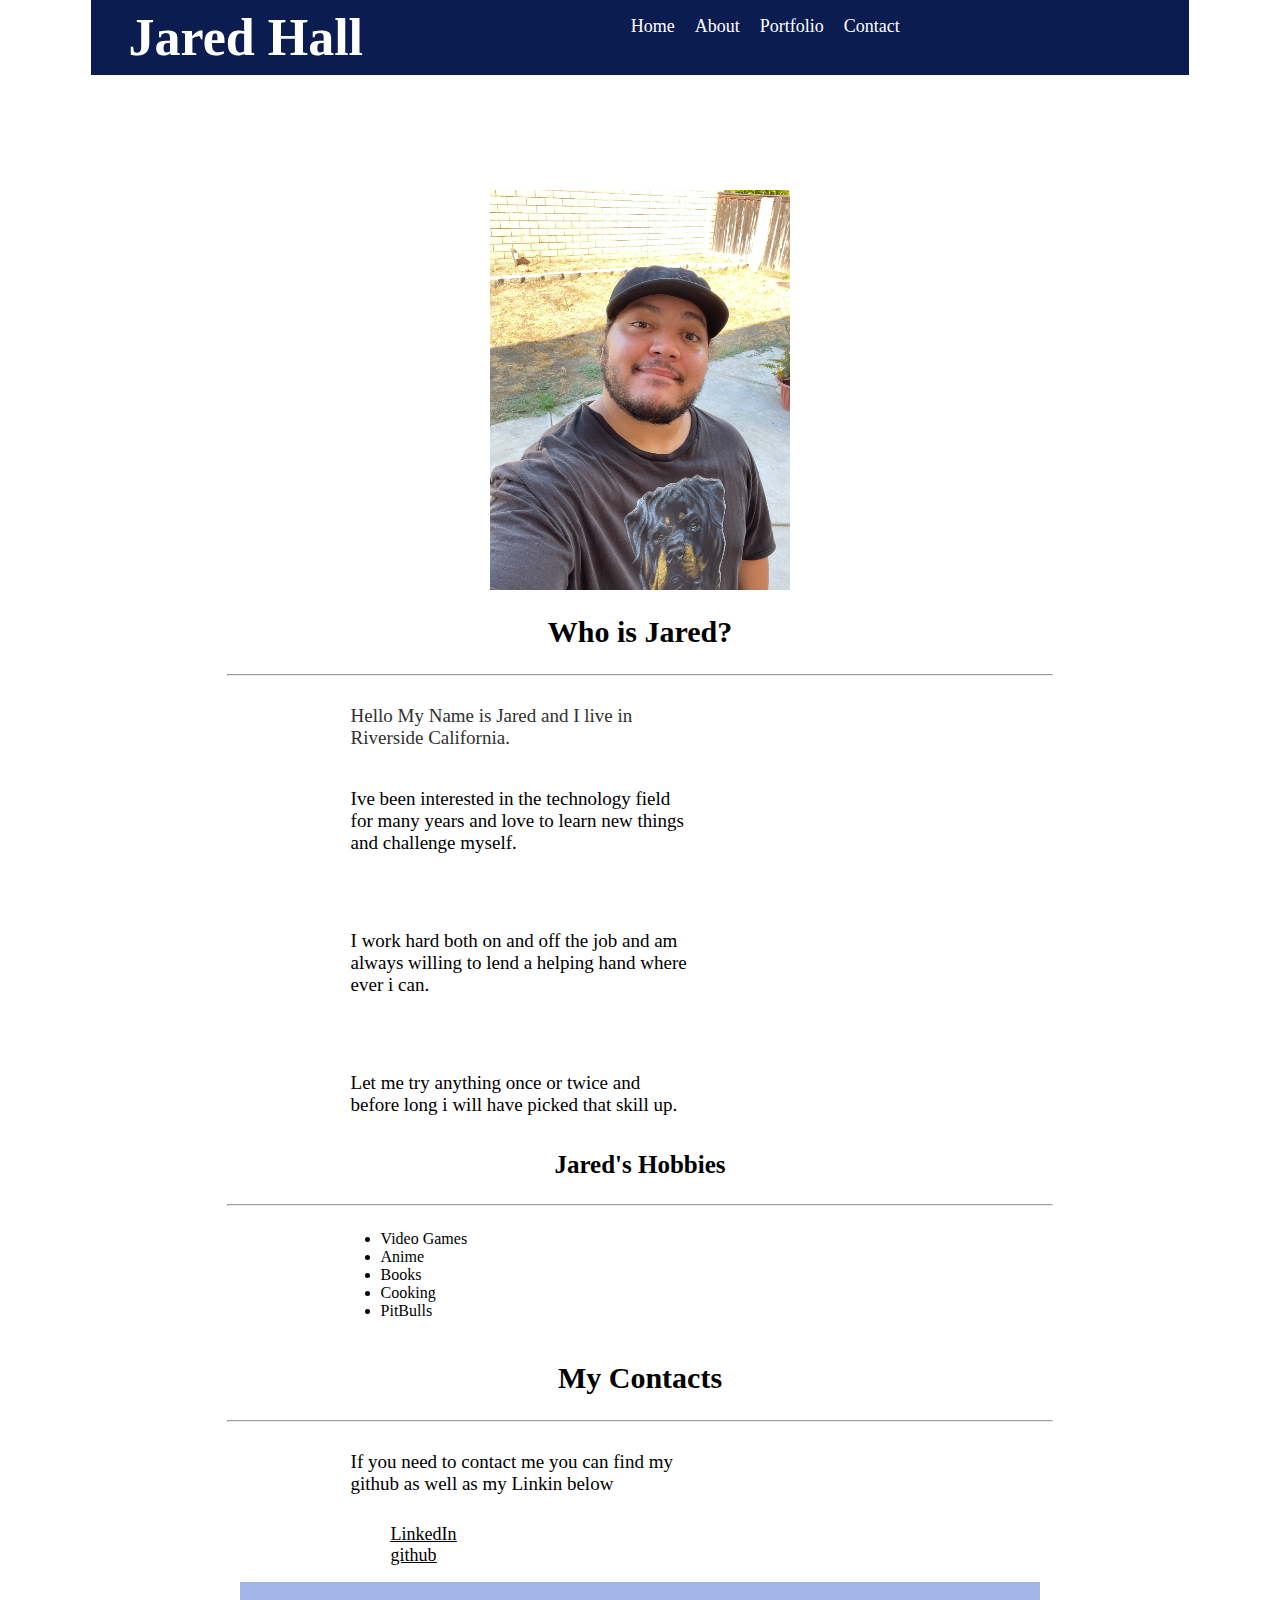
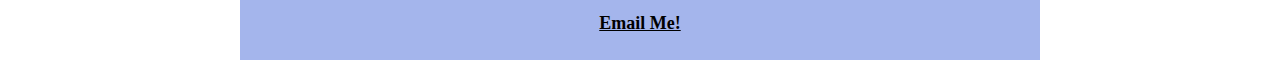
<file: index.html>
<!DOCTYPE html>
<html lang="en"> <!-- setting the language to English -->

<head>
    <!-- conditioning the charecter set -->
    <meta charset="UTF-8">
    <!-- viewport Meta so that the webpage is more dynamic and can be shown on multiple devices -->
    <meta name="viewport" content="width=device-width">
    <!-- the Author of the page -->
    <meta name="author" content="Jared Hall">
    <!-- code used to call the css style sheet -->
    <link href="style.css" rel="stylesheet" type="text/css" />
    <title>My Portfolio</title>
</head>


<body>

    <header>
        <h1>Jared Hall</h1>
        <nav>
            <ul>
                <li>
                    <a href="#home">Home</a>
                </li>
                <li>
                    <a href="#about">About</a>
                </li>
                <li>
                    <a href="#portfolio">Portfolio</a>
                </li>
                <li>
                    <a href="#contact">Contact</a>
                </li>
            </ul>
        </nav>

        <main>
            <section id="home">
                <!-- home Content Here-->
            </section>
            <section id="about">
                <!-- about Content Here-->
            </section>
            <section id="portfolio">
                <!-- portfolio Content Here-->
            </section>
            <section id="contact">
                <!-- contact Content Here-->
            </section>
        </main>
    </header>

    <!-- image of myself  set with an image box so it is centered -->

    <img src="Self.jpg" alt="Picture of Myself">

    <main>
        <!-- under image is my full name and my location -->

        <h2> Who is Jared?</h2>

    <hr> <!-- horizontal Line -->

        <div>
            <section id="about">
            <!-- changing the color of this sentence so it stands out a bit -->
            <p style="color:rgb(48, 48, 48);">
            Hello My Name is Jared and I live in Riverside California.
        
            </p>
        </section>
        </div>
        <!-- begining of my description and education history -->

        <div>
            <p>
            Ive been interested in the technology field for many years and love to learn new things and challenge myself.
            </p>
        <br> <!-- adding a break so that the description isnt just a long paragraph -->
            <P>
            I work hard both on and off the job and am always willing to lend a helping hand where ever i can.
            </P> 
        <br> <!-- Break -->
            <P>
            Let me try anything
            once or twice and before long i will have picked that skill up.
    </p> 
        </div>
    

<!-- Header -->

    <h3>Jared's Hobbies </h3>

<hr> <!-- horizontal Line -->

<!-- Hobbies -->
    
    <div class="hobbies">
        <ul>
            <li> Video Games</li>
            <li> Anime</li>
            <li> Books</li>
            <li> Cooking</li>
            <li> PitBulls</li>
        </ul>
    </div>

<!-- My Contact List -->
    <section id="contacts">
        <article>
            
            <!-- Header -->
            <h2>My Contacts</h2>
            <hr>
            <div>
                <p> If you need to contact me you can find my github as well as my Linkin below</p>
            </div>
        </article>
    
            <!-- My LinkedIn and github accounts -->
        <ol>
                <li><a href="https://www.linkedin.com/in/jared-hall-937659183/" target="_blank">LinkedIn</a></li>
                <li><a href="https://github.com/jaredtyrel/Portfolio" target="_blank">github</a></li>
        </ol>
    </section>
</main>

    <!-- footer + my Email -->

    <footer>
        <h3><a href="mailto:Jaredtyrel@hotmail.com?subject=Hello%20Jared"> Email Me!</a></h3>
    </footer>

    </body>

</html>
</file>
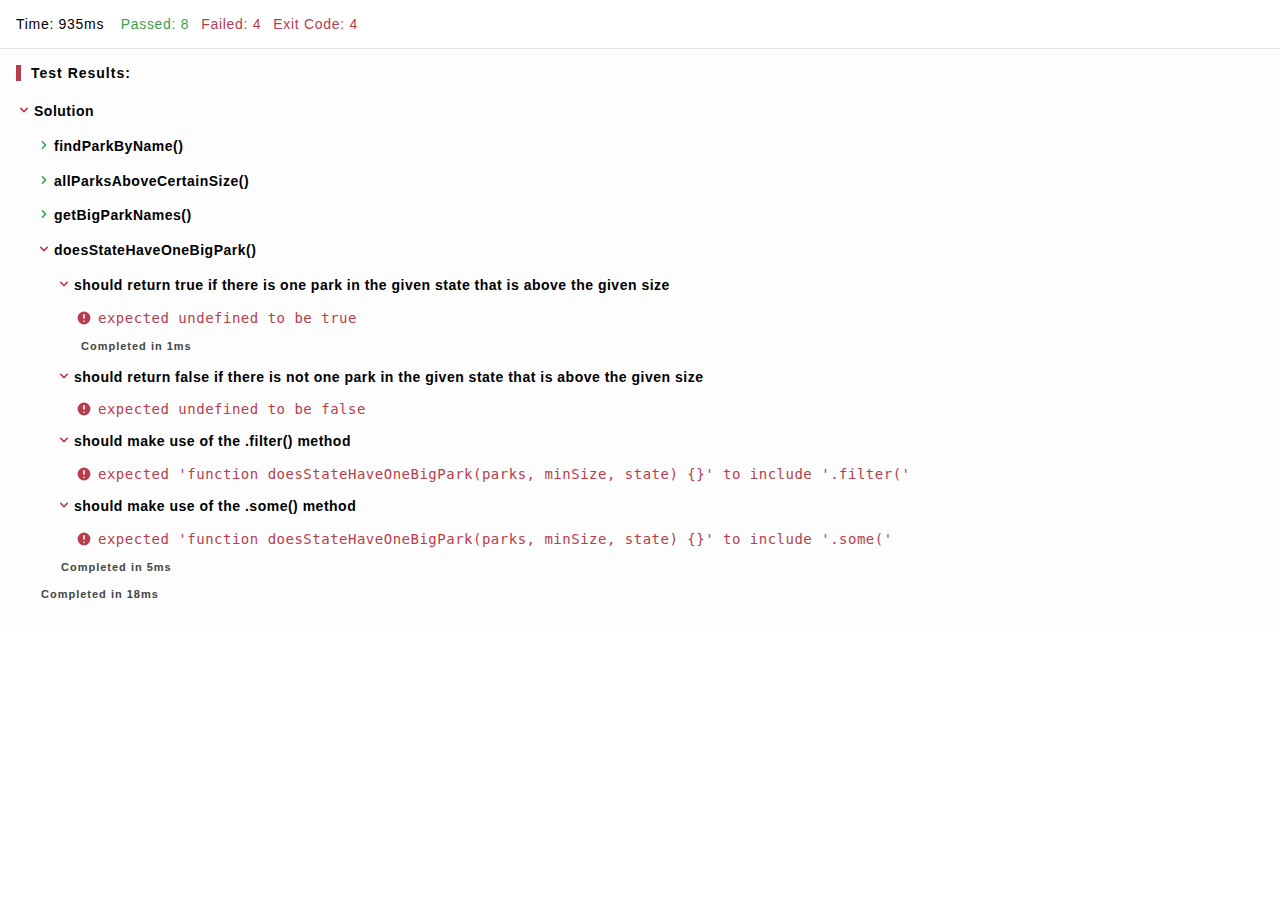
<file: Assessment - Qualified_files/saved_resource.html>
<!DOCTYPE html>
<!-- saved from url=(0099)https://cr.qualified.io/?utm_source=qualified&utm_medium=web&#theme=light&pro=true&detectHTML=false -->
<html lang="en" data-darkreader-mode="dynamic" data-darkreader-scheme="dark"><head><meta http-equiv="Content-Type" content="text/html; charset=UTF-8"><style class="darkreader darkreader--fallback" media="screen"></style><style class="darkreader darkreader--text" media="screen"></style><style class="darkreader darkreader--invert" media="screen">.jfk-bubble.gtx-bubble, .captcheck_answer_label > input + img, span#closed_text > img[src^="https://www.gstatic.com/images/branding/googlelogo"], span[data-href^="https://www.hcaptcha.com/"] > #icon, #bit-notification-bar-iframe, ::-webkit-calendar-picker-indicator {
    filter: invert(100%) hue-rotate(180deg) contrast(90%) !important;
}</style><style class="darkreader darkreader--inline" media="screen">[data-darkreader-inline-bgcolor] {
  background-color: var(--darkreader-inline-bgcolor) !important;
}
[data-darkreader-inline-bgimage] {
  background-image: var(--darkreader-inline-bgimage) !important;
}
[data-darkreader-inline-border] {
  border-color: var(--darkreader-inline-border) !important;
}
[data-darkreader-inline-border-bottom] {
  border-bottom-color: var(--darkreader-inline-border-bottom) !important;
}
[data-darkreader-inline-border-left] {
  border-left-color: var(--darkreader-inline-border-left) !important;
}
[data-darkreader-inline-border-right] {
  border-right-color: var(--darkreader-inline-border-right) !important;
}
[data-darkreader-inline-border-top] {
  border-top-color: var(--darkreader-inline-border-top) !important;
}
[data-darkreader-inline-boxshadow] {
  box-shadow: var(--darkreader-inline-boxshadow) !important;
}
[data-darkreader-inline-color] {
  color: var(--darkreader-inline-color) !important;
}
[data-darkreader-inline-fill] {
  fill: var(--darkreader-inline-fill) !important;
}
[data-darkreader-inline-stroke] {
  stroke: var(--darkreader-inline-stroke) !important;
}
[data-darkreader-inline-outline] {
  outline-color: var(--darkreader-inline-outline) !important;
}
[data-darkreader-inline-stopcolor] {
  stop-color: var(--darkreader-inline-stopcolor) !important;
}</style><style class="darkreader darkreader--variables" media="screen">:root {
   --darkreader-neutral-background: #131516;
   --darkreader-neutral-text: #d8d4cf;
   --darkreader-selection-background: #004daa;
   --darkreader-selection-text: #e8e6e3;
}</style><style class="darkreader darkreader--root-vars" media="screen"></style><style class="darkreader darkreader--user-agent" media="screen">html {
    color-scheme: dark !important;
}
html, body {
    border-color: #736b5e;
    color: #e8e6e3;
}
a {
    color: #3391ff;
}
table {
    border-color: #545b5e;
}
::placeholder {
    color: #b2aba1;
}
input:-webkit-autofill,
textarea:-webkit-autofill,
select:-webkit-autofill {
    background-color: #404400 !important;
    color: #e8e6e3 !important;
}
::-webkit-scrollbar {
    background-color: #202324;
    color: #aba499;
}
::-webkit-scrollbar-thumb {
    background-color: #454a4d;
}
::-webkit-scrollbar-thumb:hover {
    background-color: #575e62;
}
::-webkit-scrollbar-thumb:active {
    background-color: #484e51;
}
::-webkit-scrollbar-corner {
    background-color: #181a1b;
}
::selection {
    background-color: #004daa !important;
    color: #e8e6e3 !important;
}
::-moz-selection {
    background-color: #004daa !important;
    color: #e8e6e3 !important;
}</style>
    
    <title>CodeRunner</title>
    <meta http-equiv="Content-Language" content="en">
    <meta http-equiv="X-UA-Compatible" content="IE=edge">
    <meta name="viewport" content="width=device-width,initial-scale=1.0">
    <meta name="description" content="Run programming languages safely within your browser.">
    <meta name="robots" content="nofollow">
    <meta name="google" content="notranslate">
    <link rel="preconnect" href="https://fonts.googleapis.com/">
    <link rel="preconnect" href="https://fonts.gstatic.com/" crossorigin="">
    <link href="./css2" rel="stylesheet">
    <script src="./ably.min-0.8.js.download"></script><meta name="darkreader" content="386cac3c39b246c5b9ac781348f6ad7e"><style class="darkreader darkreader--override" media="screen">.vimvixen-hint {
    background-color: #7b5300 !important;
    border-color: #d8b013 !important;
    color: #f3e8c8 !important;
}
::placeholder {
    opacity: 0.5 !important;
}
#edge-translate-panel-body,
.MuiTypography-body1,
.nfe-quote-text {
    color: var(--darkreader-neutral-text) !important;
}
gr-main-header {
    background-color: #0f3a48 !important;
}
.tou-z65h9k,
.tou-mignzq,
.tou-1b6i2ox,
.tou-lnqlqk {
    background-color: var(--darkreader-neutral-background) !important;
}
.tou-75mvi {
    background-color: #032029 !important;
}
.tou-ta9e87,
.tou-1w3fhi0,
.tou-1b8t2us,
.tou-py7lfi,
.tou-1lpmd9d,
.tou-1frrtv8,
.tou-17ezmgn {
    background-color: #0a0a0a !important;
}
.tou-uknfeu {
    background-color: #231603 !important;
}
.tou-6i3zyv {
    background-color: #19576c !important;
}
embed[type="application/pdf"][src="about:blank"] { filter: invert(100%) contrast(90%); }</style><style></style><style class="darkreader darkreader--sync" media="screen"></style>
    <script type="module" crossorigin="" src="./index.80746459.js.download"></script>
    <link rel="stylesheet" href="./index.0ad79462.css"><style class="darkreader darkreader--sync" media="screen"></style>
  </head>

  <body class="day">
    <div id="app" data-v-app=""><div class="app"><div class="run-output"><div class="p-4 tracking-wider flex justify-between border-0 border-b border-solid border-black/10 dark:border-white/20" style=""><div><span><span>Time:</span> 935ms </span><span class="ml-2 p-1 cursor-pointer rounded passed"><span>Passed</span>: 8</span><span class="ml-1 p-1 cursor-pointer rounded failed"><span>Failed</span>: 4</span><!----><span class="ml-1 p-1 errors"><span>Exit Code</span>: 4</span></div><div><!----></div></div><div class="run-output__body"><!----><div class="run-results"><div><h2 class="failed">Test Results:</h2><!----><div class="run-results__result-items"><div><div class="result-type--tree py-1 my-1 result-type--describe result-type--tree--expanded"><div class="cursor-pointer inline-flex items-start justify-center space-x-0.5"><div class="failed"><svg xmlns="http://www.w3.org/2000/svg" viewBox="0 0 20 20" fill="currentColor" aria-hidden="true" class="w-4 h-4 grow-0 shrink-0 basis-4 mt-0.5" data-darkreader-inline-fill="" style="--darkreader-inline-fill:currentColor;"><path fill-rule="evenodd" d="M5.293 7.293a1 1 0 011.414 0L10 10.586l3.293-3.293a1 1 0 111.414 1.414l-4 4a1 1 0 01-1.414 0l-4-4a1 1 0 010-1.414z" clip-rule="evenodd"></path></svg></div><span class="run-value result-type__value result-type__value--failed leading-relaxed" ignore-escape="true">Solution</span></div><!----><!----></div><div><div class="ml-5"><div><div class="result-type--tree py-1 my-1 result-type--describe result-type--tree--collapsed"><div class="cursor-pointer inline-flex items-start justify-center space-x-0.5"><div class="passed"><svg xmlns="http://www.w3.org/2000/svg" viewBox="0 0 20 20" fill="currentColor" aria-hidden="true" class="w-4 h-4 grow-0 shrink-0 basis-4 mt-0.5" data-darkreader-inline-fill="" style="--darkreader-inline-fill:currentColor;"><path fill-rule="evenodd" d="M7.293 14.707a1 1 0 010-1.414L10.586 10 7.293 6.707a1 1 0 011.414-1.414l4 4a1 1 0 010 1.414l-4 4a1 1 0 01-1.414 0z" clip-rule="evenodd"></path></svg></div><span class="run-value result-type__value result-type__value--passed leading-relaxed" ignore-escape="true">findParkByName()</span></div><!----><!----></div><div style="display: none;"><!----></div></div><div><div class="result-type--tree py-1 my-1 result-type--describe result-type--tree--collapsed"><div class="cursor-pointer inline-flex items-start justify-center space-x-0.5"><div class="passed"><svg xmlns="http://www.w3.org/2000/svg" viewBox="0 0 20 20" fill="currentColor" aria-hidden="true" class="w-4 h-4 grow-0 shrink-0 basis-4 mt-0.5" data-darkreader-inline-fill="" style="--darkreader-inline-fill:currentColor;"><path fill-rule="evenodd" d="M7.293 14.707a1 1 0 010-1.414L10.586 10 7.293 6.707a1 1 0 011.414-1.414l4 4a1 1 0 010 1.414l-4 4a1 1 0 01-1.414 0z" clip-rule="evenodd"></path></svg></div><span class="run-value result-type__value result-type__value--passed leading-relaxed" ignore-escape="true">allParksAboveCertainSize()</span></div><!----><!----></div><div style="display: none;"><!----></div></div><div><div class="result-type--tree py-1 my-1 result-type--describe result-type--tree--collapsed"><div class="cursor-pointer inline-flex items-start justify-center space-x-0.5"><div class="passed"><svg xmlns="http://www.w3.org/2000/svg" viewBox="0 0 20 20" fill="currentColor" aria-hidden="true" class="w-4 h-4 grow-0 shrink-0 basis-4 mt-0.5" data-darkreader-inline-fill="" style="--darkreader-inline-fill:currentColor;"><path fill-rule="evenodd" d="M7.293 14.707a1 1 0 010-1.414L10.586 10 7.293 6.707a1 1 0 011.414-1.414l4 4a1 1 0 010 1.414l-4 4a1 1 0 01-1.414 0z" clip-rule="evenodd"></path></svg></div><span class="run-value result-type__value result-type__value--passed leading-relaxed" ignore-escape="true">getBigParkNames()</span></div><!----><!----></div><div style="display: none;"><!----></div></div><div><div class="result-type--tree py-1 my-1 result-type--describe result-type--tree--expanded"><div class="cursor-pointer inline-flex items-start justify-center space-x-0.5"><div class="failed"><svg xmlns="http://www.w3.org/2000/svg" viewBox="0 0 20 20" fill="currentColor" aria-hidden="true" class="w-4 h-4 grow-0 shrink-0 basis-4 mt-0.5" data-darkreader-inline-fill="" style="--darkreader-inline-fill:currentColor;"><path fill-rule="evenodd" d="M5.293 7.293a1 1 0 011.414 0L10 10.586l3.293-3.293a1 1 0 111.414 1.414l-4 4a1 1 0 01-1.414 0l-4-4a1 1 0 010-1.414z" clip-rule="evenodd"></path></svg></div><span class="run-value result-type__value result-type__value--failed leading-relaxed" ignore-escape="true">doesStateHaveOneBigPark()</span></div><!----><!----></div><div><div class="ml-5"><div><div class="result-type--tree py-1 my-1 result-type--it result-type--tree--expanded"><div class="cursor-pointer inline-flex items-start justify-center space-x-0.5"><div class="failed"><svg xmlns="http://www.w3.org/2000/svg" viewBox="0 0 20 20" fill="currentColor" aria-hidden="true" class="w-4 h-4 grow-0 shrink-0 basis-4 mt-0.5" data-darkreader-inline-fill="" style="--darkreader-inline-fill:currentColor;"><path fill-rule="evenodd" d="M5.293 7.293a1 1 0 011.414 0L10 10.586l3.293-3.293a1 1 0 111.414 1.414l-4 4a1 1 0 01-1.414 0l-4-4a1 1 0 010-1.414z" clip-rule="evenodd"></path></svg></div><span class="run-value result-type__value result-type__value--failed leading-relaxed" ignore-escape="true">should return true if there is one park in the given state that is above the given size</span></div><!----><!----></div><div><div class="ml-5"><div><div class="result-type--result flex flx-row py-1 failed" collapsed="false"><svg xmlns="http://www.w3.org/2000/svg" viewBox="0 0 20 20" fill="currentColor" aria-hidden="true" class="w-4 h-4 grow-0 shrink-0 basis-4" data-darkreader-inline-fill="" style="--darkreader-inline-fill:currentColor;"><path fill-rule="evenodd" d="M18 10a8 8 0 11-16 0 8 8 0 0116 0zm-7 4a1 1 0 11-2 0 1 1 0 012 0zm-1-9a1 1 0 00-1 1v4a1 1 0 102 0V6a1 1 0 00-1-1z" clip-rule="evenodd"></path></svg><span class="result-type__value ml-1.5 failed">expected undefined to be true</span></div><!----></div><div><div class="result-type--time" collapsed="false"> Completed in 1ms</div><!----></div></div></div></div><div><div class="result-type--tree py-1 my-1 result-type--it result-type--tree--expanded"><div class="cursor-pointer inline-flex items-start justify-center space-x-0.5"><div class="failed"><svg xmlns="http://www.w3.org/2000/svg" viewBox="0 0 20 20" fill="currentColor" aria-hidden="true" class="w-4 h-4 grow-0 shrink-0 basis-4 mt-0.5" data-darkreader-inline-fill="" style="--darkreader-inline-fill:currentColor;"><path fill-rule="evenodd" d="M5.293 7.293a1 1 0 011.414 0L10 10.586l3.293-3.293a1 1 0 111.414 1.414l-4 4a1 1 0 01-1.414 0l-4-4a1 1 0 010-1.414z" clip-rule="evenodd"></path></svg></div><span class="run-value result-type__value result-type__value--failed leading-relaxed" ignore-escape="true">should return false if there is not one park in the given state that is above the given size</span></div><!----><!----></div><div><div class="ml-5"><div><div class="result-type--result flex flx-row py-1 failed" collapsed="false"><svg xmlns="http://www.w3.org/2000/svg" viewBox="0 0 20 20" fill="currentColor" aria-hidden="true" class="w-4 h-4 grow-0 shrink-0 basis-4" data-darkreader-inline-fill="" style="--darkreader-inline-fill:currentColor;"><path fill-rule="evenodd" d="M18 10a8 8 0 11-16 0 8 8 0 0116 0zm-7 4a1 1 0 11-2 0 1 1 0 012 0zm-1-9a1 1 0 00-1 1v4a1 1 0 102 0V6a1 1 0 00-1-1z" clip-rule="evenodd"></path></svg><span class="result-type__value ml-1.5 failed">expected undefined to be false</span></div><!----></div><div><!----><!----></div></div></div></div><div><div class="result-type--tree py-1 my-1 result-type--it result-type--tree--expanded"><div class="cursor-pointer inline-flex items-start justify-center space-x-0.5"><div class="failed"><svg xmlns="http://www.w3.org/2000/svg" viewBox="0 0 20 20" fill="currentColor" aria-hidden="true" class="w-4 h-4 grow-0 shrink-0 basis-4 mt-0.5" data-darkreader-inline-fill="" style="--darkreader-inline-fill:currentColor;"><path fill-rule="evenodd" d="M5.293 7.293a1 1 0 011.414 0L10 10.586l3.293-3.293a1 1 0 111.414 1.414l-4 4a1 1 0 01-1.414 0l-4-4a1 1 0 010-1.414z" clip-rule="evenodd"></path></svg></div><span class="run-value result-type__value result-type__value--failed leading-relaxed" ignore-escape="true">should make use of the .filter() method</span></div><!----><!----></div><div><div class="ml-5"><div><div class="result-type--result flex flx-row py-1 failed" collapsed="false"><svg xmlns="http://www.w3.org/2000/svg" viewBox="0 0 20 20" fill="currentColor" aria-hidden="true" class="w-4 h-4 grow-0 shrink-0 basis-4" data-darkreader-inline-fill="" style="--darkreader-inline-fill:currentColor;"><path fill-rule="evenodd" d="M18 10a8 8 0 11-16 0 8 8 0 0116 0zm-7 4a1 1 0 11-2 0 1 1 0 012 0zm-1-9a1 1 0 00-1 1v4a1 1 0 102 0V6a1 1 0 00-1-1z" clip-rule="evenodd"></path></svg><span class="result-type__value ml-1.5 failed">expected 'function doesStateHaveOneBigPark(parks, minSize, state) {}' to include '.filter('</span></div><!----></div><div><!----><!----></div></div></div></div><div><div class="result-type--tree py-1 my-1 result-type--it result-type--tree--expanded"><div class="cursor-pointer inline-flex items-start justify-center space-x-0.5"><div class="failed"><svg xmlns="http://www.w3.org/2000/svg" viewBox="0 0 20 20" fill="currentColor" aria-hidden="true" class="w-4 h-4 grow-0 shrink-0 basis-4 mt-0.5" data-darkreader-inline-fill="" style="--darkreader-inline-fill:currentColor;"><path fill-rule="evenodd" d="M5.293 7.293a1 1 0 011.414 0L10 10.586l3.293-3.293a1 1 0 111.414 1.414l-4 4a1 1 0 01-1.414 0l-4-4a1 1 0 010-1.414z" clip-rule="evenodd"></path></svg></div><span class="run-value result-type__value result-type__value--failed leading-relaxed" ignore-escape="true">should make use of the .some() method</span></div><!----><!----></div><div><div class="ml-5"><div><div class="result-type--result flex flx-row py-1 failed" collapsed="false"><svg xmlns="http://www.w3.org/2000/svg" viewBox="0 0 20 20" fill="currentColor" aria-hidden="true" class="w-4 h-4 grow-0 shrink-0 basis-4" data-darkreader-inline-fill="" style="--darkreader-inline-fill:currentColor;"><path fill-rule="evenodd" d="M18 10a8 8 0 11-16 0 8 8 0 0116 0zm-7 4a1 1 0 11-2 0 1 1 0 012 0zm-1-9a1 1 0 00-1 1v4a1 1 0 102 0V6a1 1 0 00-1-1z" clip-rule="evenodd"></path></svg><span class="result-type__value ml-1.5 failed">expected 'function doesStateHaveOneBigPark(parks, minSize, state) {}' to include '.some('</span></div><!----></div><div><!----><!----></div></div></div></div><div><div class="result-type--time" collapsed="false"> Completed in 5ms</div><!----></div></div></div></div><div><div class="result-type--time" collapsed="false"> Completed in 18ms</div><!----></div></div></div></div></div><!----></div><!----></div><div class="run-errors"><!----><!----><!----><!----></div><!----></div></div></div></div>
    
  

</body></html>
</file>
<file: style.css>
html {
  max-width: auto;
  background-color: rgb(255, 255, 255) ;
  
}

header {
  background-color:#2b2b2b;
  margin-bottom: 40px;
}

header h1 {
  color: #fff;
  text-align: center;
  padding-top: 20px;
  margin: 0;
  font-size: 48px;
}

header nav {
  display: flex;
  justify-content: center;
}

header nav ul {
  display:flex;
  padding-left: 0;
  list-style: none;
}

header nav ul li a {
  color: #fff;
  text-decoration: none;
  margin: 0 20px 0 0;
}

header nav ul li:last-child a {
  color: #fff;
  text-decoration: none;
  margin: 0;
}

@media all and (min-width: 600px) {
  header {
      display: flex;
      justify-content: space-between;
      padding: 0 30px;
      background-color: #0B1C51;
  }
  header h1 {
      padding-top: 0;
      margin: 8px;
      font-size: 52px;
  }


}


/* i added a border to seperate titles and sections of the protfolio */
hr {
  border-width: 1px;
  color: rgb(122, 99, 253);
  width: 75%;
  align-self: center;
}


/* div class so certain things will line up  */
div {
padding-left: 250px;
}

/* article used for my contact List*/

article {
  padding: auto;
  text-align: center;
  margin: auto;
  }

/* All Links Should be centered and Black */

a{
font-size: 18px;
text-align: center;
color: rgb(0, 0, 0);
}

/* Pseudo code so that there will be a color change  when the Links are hovered over */

a:hover {
  padding: 3px;
  color: rgb(0, 0, 0);
  background-color: yellow;
}

body {
margin: 0px;
display: table;
text-align: center;
margin-left: auto;
margin-right: auto;
}

footer {
  background-color: rgb(164, 181, 236);
  display: table;
  text-align: center;
  margin-left: auto;
  margin-right: auto;
  width: 800px;
  align-content: center; 
}

img {
  display: block;
  margin: 0 auto;
width: 300px;
padding-top: 75px;
align-items: center;
position: static;
}

h1 {
font-family: Times, "Times New Roman", Georgia, serif;
font-size: 40px;
color: rgb(0, 0, 0);
text-align: center;
}

h2 {
  font-family: Times, "Times New Roman", Georgia, serif;
  font-size: 30px;
  color: rgb(0, 0, 0);
  text-align: center;
}

h3 {
  font-family: Times, "Times New Roman", Georgia, serif;
  font-size: 25px;
  color: rgb(0, 0, 0);
  text-align: center;
}


p {
  text-align: left;
  font-size: 19px;
  padding: 10px;
  max-width: 40%;
  align-content: center;


}

/* Used for the list of my Hobbies */

.hobbies {
  display: flex;
  flex-direction: column;
  align-content: center; 
  font-family: Times, "Times New Roman", Georgia, serif;
  color: rgb(0, 0, 0);
  text-align: left;
  padding-right: auto;
  font-size: medium;
  list-style: none;
}

/* Used for my Contacts Section */

ol {
  padding-left: 300px;
  text-align: left;
  text-decoration: underline;
  padding-right: auto;
  font-size: medium;
  list-style: none;
}
</file>
<file: Assessment - Qualified_files/index.0ad79462.css>
.run-message{margin-top:10px;font-weight:400;font-size:14px;padding:.25rem 1rem}.run-message .message-label{font-weight:600}.run-value .run-value--html{font-family:inherit}.result-type--tree{font-size:14px;overflow:auto;font-weight:600}.result-type--tree--collapsed .result-type__value--failed{color:var(--color-red)}.result-type--tree__tags{margin-left:.5rem;font-size:.7rem;font-family:var(--font-sans);text-transform:uppercase;font-weight:700;background-color:#f3f3f3;padding:2px 4px;border-radius:3px}.result-type--tree__tags>span{margin-right:.75rem}.result-type--tree__tags>span:last-child{margin-right:0}.result-type__value{transition:color .15s ease-in-out}.result-type--tree__collapsed-summary{color:var(--color-contrast5);font-weight:400}.dark .result-type--tree{font-weight:500}.dark .result-type--tree__collapsed-summary{color:var(--dark-color-contrast4)}.dark .result-type--tree--collapsed .result-type__value--failed{color:var(--dark-color-red)}.dark .result-type--tree__tags{background-color:var(--dark-color-contrast1)}.dark .result-type--tree__tags>span{border-color:var(--dark-color-contrast3)}.mode--html__value{font-family:inherit;white-space:inherit}.mode--table{margin-top:10px;display:block;overflow-x:auto;font-family:var(--font-sans);white-space:normal;position:relative}.mode--table table{width:100%;white-space:nowrap}.mode--table th{background-color:#f6f6f6;padding:5px;text-align:left;font-weight:600}.mode--table tr:not(:first-of-type) td{border-top:1px solid var(--color-contrast2)}.mode--table td{padding:5px}.mode--table--preview{max-height:320px;overflow-y:hidden}.mode--table__view-full{background:linear-gradient(to bottom,transparent,white 95%);text-align:center;padding:5rem 0 .5rem;position:absolute;bottom:0;width:100%;font-weight:700;color:var(--color-link);cursor:pointer}.dark .mode--table th{background-color:var(--dark-color-contrast1)}.dark .mode--table tr:not(:first-of-type) td{border-color:var(--dark-color-contrast1)}.dark .mode--table__view-full{background:linear-gradient(to bottom,transparent,black 95%);color:var(--dark-color-link)}.daff-table .has-help{cursor:help}.daff-table .add{backround-color:#eee;color:var(--color-red)}.daff-table .remove.action-column,.daff-table .modify.action-column{color:var(--color-red)}.daff-table .gap{color:#1a1a1a}.daff-table .action-column{width:1rem;text-align:center}.daff-table th.action-column{background-color:inherit}.daff-table td{empty-cells:show}.dark .daff-table th.action-column{background-color:inherit}.mode--daff{margin-top:10px;display:block;overflow-x:auto;font-family:var(--font-sans);white-space:normal;position:relative}.mode--daff table{width:100%;white-space:nowrap;border-collapse:collapse}.mode--daff th,.mode--daff td{padding:3px 7px 2px}.mode--daff th{background-color:#f6f6f6;padding:5px;text-align:left;font-weight:600}.mode--daff tr:not(:first-of-type) td{border-top:1px solid var(--color-contrast2)}.mode--daff td{padding:5px}.mode--daff--preview{max-height:320px;overflow-y:hidden}.mode--daff__view-full{background:linear-gradient(to bottom,transparent,white 95%);text-align:center;padding:5rem 0 .5rem;position:absolute;bottom:0;width:100%;font-weight:700;color:var(--color-link);cursor:pointer}.dark .mode--daff th{background-color:var(--dark-color-contrast1)}.dark .mode--daff tr:not(:first-of-type) td{border-color:var(--dark-color-contrast1)}.dark .mode--daff__view-full{background:linear-gradient(to bottom,transparent,black 95%);color:var(--dark-color-link)}.diff-mode{margin:.25rem 0 0;white-space:pre-line;font-family:var(--font-mono)}.diff-mode span.added{color:var(--color-green)}.diff-mode span.removed{color:var(--color-red)}.diff-mode h5{margin-bottom:0}.mode--shell{margin-top:10px;display:block;font-family:var(--font-sans);white-space:normal;position:relative}.mode-shell__value{white-space:pre-line}.mode--shell--preview{max-height:160px;overflow-y:hidden}.mode--shell__view-full{background:linear-gradient(to bottom,transparent,white 90%);text-align:center;padding:5rem 0 .5rem;position:absolute;bottom:0;width:100%;font-weight:700;color:var(--color-link);cursor:pointer}.dark .mode--shell__view-full{background:linear-gradient(to bottom,transparent,#000 95%);color:var(--dark-color-link)}.result-type--log{font-weight:400;font-size:14px;line-height:16px;overflow:auto;border-radius:3px;border:1px solid var(--color-contrast3);position:relative;margin-bottom:.5rem}.result-type--log .result-type__tabs{font-family:var(--font-sans);font-size:12px}.result-type--log .result-type__tabs>label{background-color:var(--color-contrast1);cursor:pointer;letter-spacing:1px;border-radius:3px 0 0;position:relative;color:var(--color-link)}.result-type--log .result-type__tabs>label.active{font-weight:700;color:var(--color-contrast6)}.result-type--log .result-type__tabs>label:not(:first-of-type) span{border-left:1px solid var(--color-contrast4);padding-left:10px}.result-type--log .result-type__tabs .result-type__chevron{color:var(--color-contrast4)}.result-type--log.result-type--expanded{word-break:break-word}.result-type--log.result-type--collapsed .result-type__tabs>label{background-color:transparent}.result-type--log .result-type__value{white-space:pre-wrap;font-family:var(--font-mono);display:block}.result-type--log.result-type--out{border:0;padding:0;margin-bottom:.75rem}.dark .result-type--log{border-color:var(--dark-color-contrast3)}.dark .result-type__tabs>label{background-color:transparent;color:var(--dark-color-link)}.dark .result-type__tabs>label.active{font-weight:700;color:var(--dark-color-contrast5)}.dark .result-type__tabs>label span{border-color:var(--dark-color-contrast4)!important}.dark .result-type__tabs .result-type__chevron{color:var(--dark-color-contrast4)}.result-type--result{margin:5px 0;overflow:auto;font-size:14px;font-weight:400;font-family:var(--font-mono);position:relative}.result-type--error{font-weight:400;margin:5px 0;font-size:14px;line-height:16px;border-radius:4px;overflow:auto;border:1px solid var(--color-red);background-color:var(--color-red-bg);padding:.75rem}.result-type--error .glyph{color:var(--color-red);font-weight:600}.result-type--error h4{margin-top:0}.result-type--error pre{font-family:var(--font-mono);margin:0;white-space:pre-wrap}.result-type--error p:last-of-type{border-top:1px solid var(--color-contrast1);padding-top:10px;margin-bottom:0}.result-type--error p:first-of-type{padding-top:0}.dark .result-type--error{border-color:var(--dark-color-red);background-color:var(--dark-color-red-bg)}.dark .result-type--error .glyph{color:var(--dark-color-red);font-weight:500}.dark .result-type--error p:last-of-type{border-top-color:var(--dark-color-contrast1)}.result-type--time{margin:5px 0;padding:5px;font-size:11px;font-weight:700;color:var(--color-contrast5);font-family:var(--font-sans);letter-spacing:1px}.dark .result-type--time{color:var(--dark-color-contrast4)}.result-type__value{white-space:pre-wrap}.run-results{overflow:auto;padding:.25rem 1rem 0;background-color:#fdfdfd}.run-results--stderr{height:auto}.missing-output{margin-top:1rem;opacity:.6;font-family:var(--font-sans)}.run-results__result-items{margin-bottom:1.5rem}.run-results__congrats{padding:1rem;border:1px dashed var(--color-green);color:var(--color-green);font-weight:700;margin:2rem 0 1.5rem}.dark .run-results{background-color:transparent}.dark .run-results__congrats{border-color:var(--dark-color-green);color:var(--dark-color-green)}.run-tip{padding:15px;margin:22.5px 0;border-radius:3px;color:var(--color-base);border:1px dashed var(--color-base)}.run-tip p{font-size:12px;margin-bottom:0}.dark .run-tip{color:var(--dark-color-base);border-color:var(--dark-color-base)}.run-errors{padding:0 1rem}.retry{text-decoration:underline}.realtime-output{padding:0 1rem}.realtime-output__body{padding:0 1rem;overflow-y:auto;width:100%}.run-output{overflow:hidden;height:100%}.run-output h2{font-family:var(--font-sans);font-size:14px;font-weight:600;letter-spacing:1px;padding-left:10px;border-left:5px solid var(--color-contrast3);display:inline-block}.run-output h2.passed{border-color:var(--color-green)}.run-output h2.failed{border-color:var(--color-red)}.run-output span.passed,.run-output div.passed{color:var(--color-green)}.run-output span.failed,.run-output div.failed,.run-output .errors{color:var(--color-red)}.run-output__body{height:calc(100% - 62px);padding-bottom:.5rem;overflow:auto}.run-output-hello{color:var(--color-contrast5);padding:1rem}.dark .run-output h2{border-color:var(--dark-color-contrast3);font-weight:500}.dark .run-output h2.passed{border-color:var(--dark-color-green)}.dark .run-output h2.failed{border-color:var(--dark-color-red)}.dark .run-output span.passed,.dark .run-output div.passed{color:var(--dark-color-green)}.dark .run-output span.failed,.dark .run-output div.failed,.dark .run-output span.errors{color:var(--dark-color-red)}.dark .run-output-hello{color:var(--dark-color-contrast4)}.app{height:100%}body{background-color:var(--color-base-bg);color:var(--color-base);font-size:14px;font-family:var(--font-sans);height:100%;width:100%}body.dark{background-color:var(--dark-color-base-bg);color:var(--dark-color-base)}*,:before,:after{--tw-border-spacing-x: 0;--tw-border-spacing-y: 0;--tw-translate-x: 0;--tw-translate-y: 0;--tw-rotate: 0;--tw-skew-x: 0;--tw-skew-y: 0;--tw-scale-x: 1;--tw-scale-y: 1;--tw-pan-x: ;--tw-pan-y: ;--tw-pinch-zoom: ;--tw-scroll-snap-strictness: proximity;--tw-ordinal: ;--tw-slashed-zero: ;--tw-numeric-figure: ;--tw-numeric-spacing: ;--tw-numeric-fraction: ;--tw-ring-inset: ;--tw-ring-offset-width: 0px;--tw-ring-offset-color: #fff;--tw-ring-color: rgb(59 130 246 / .5);--tw-ring-offset-shadow: 0 0 #0000;--tw-ring-shadow: 0 0 #0000;--tw-shadow: 0 0 #0000;--tw-shadow-colored: 0 0 #0000;--tw-blur: ;--tw-brightness: ;--tw-contrast: ;--tw-grayscale: ;--tw-hue-rotate: ;--tw-invert: ;--tw-saturate: ;--tw-sepia: ;--tw-drop-shadow: ;--tw-backdrop-blur: ;--tw-backdrop-brightness: ;--tw-backdrop-contrast: ;--tw-backdrop-grayscale: ;--tw-backdrop-hue-rotate: ;--tw-backdrop-invert: ;--tw-backdrop-opacity: ;--tw-backdrop-saturate: ;--tw-backdrop-sepia: }::-webkit-backdrop{--tw-border-spacing-x: 0;--tw-border-spacing-y: 0;--tw-translate-x: 0;--tw-translate-y: 0;--tw-rotate: 0;--tw-skew-x: 0;--tw-skew-y: 0;--tw-scale-x: 1;--tw-scale-y: 1;--tw-pan-x: ;--tw-pan-y: ;--tw-pinch-zoom: ;--tw-scroll-snap-strictness: proximity;--tw-ordinal: ;--tw-slashed-zero: ;--tw-numeric-figure: ;--tw-numeric-spacing: ;--tw-numeric-fraction: ;--tw-ring-inset: ;--tw-ring-offset-width: 0px;--tw-ring-offset-color: #fff;--tw-ring-color: rgb(59 130 246 / .5);--tw-ring-offset-shadow: 0 0 #0000;--tw-ring-shadow: 0 0 #0000;--tw-shadow: 0 0 #0000;--tw-shadow-colored: 0 0 #0000;--tw-blur: ;--tw-brightness: ;--tw-contrast: ;--tw-grayscale: ;--tw-hue-rotate: ;--tw-invert: ;--tw-saturate: ;--tw-sepia: ;--tw-drop-shadow: ;--tw-backdrop-blur: ;--tw-backdrop-brightness: ;--tw-backdrop-contrast: ;--tw-backdrop-grayscale: ;--tw-backdrop-hue-rotate: ;--tw-backdrop-invert: ;--tw-backdrop-opacity: ;--tw-backdrop-saturate: ;--tw-backdrop-sepia: }::backdrop{--tw-border-spacing-x: 0;--tw-border-spacing-y: 0;--tw-translate-x: 0;--tw-translate-y: 0;--tw-rotate: 0;--tw-skew-x: 0;--tw-skew-y: 0;--tw-scale-x: 1;--tw-scale-y: 1;--tw-pan-x: ;--tw-pan-y: ;--tw-pinch-zoom: ;--tw-scroll-snap-strictness: proximity;--tw-ordinal: ;--tw-slashed-zero: ;--tw-numeric-figure: ;--tw-numeric-spacing: ;--tw-numeric-fraction: ;--tw-ring-inset: ;--tw-ring-offset-width: 0px;--tw-ring-offset-color: #fff;--tw-ring-color: rgb(59 130 246 / .5);--tw-ring-offset-shadow: 0 0 #0000;--tw-ring-shadow: 0 0 #0000;--tw-shadow: 0 0 #0000;--tw-shadow-colored: 0 0 #0000;--tw-blur: ;--tw-brightness: ;--tw-contrast: ;--tw-grayscale: ;--tw-hue-rotate: ;--tw-invert: ;--tw-saturate: ;--tw-sepia: ;--tw-drop-shadow: ;--tw-backdrop-blur: ;--tw-backdrop-brightness: ;--tw-backdrop-contrast: ;--tw-backdrop-grayscale: ;--tw-backdrop-hue-rotate: ;--tw-backdrop-invert: ;--tw-backdrop-opacity: ;--tw-backdrop-saturate: ;--tw-backdrop-sepia: }.container{width:100%}@media (min-width: 640px){.container{max-width:640px}}@media (min-width: 768px){.container{max-width:768px}}@media (min-width: 1024px){.container{max-width:1024px}}@media (min-width: 1280px){.container{max-width:1280px}}@media (min-width: 1536px){.container{max-width:1536px}}.visible{visibility:visible}.absolute{position:absolute}.relative{position:relative}.sticky{position:-webkit-sticky;position:sticky}.my-1\.5{margin-top:.375rem;margin-bottom:.375rem}.my-1{margin-top:.25rem;margin-bottom:.25rem}.mb-2{margin-bottom:.5rem}.ml-5{margin-left:1.25rem}.ml-2{margin-left:.5rem}.ml-1{margin-left:.25rem}.mt-0\.5{margin-top:.125rem}.mt-0{margin-top:0}.mt-1{margin-top:.25rem}.ml-1\.5{margin-left:.375rem}.block{display:block}.flex{display:flex}.inline-flex{display:inline-flex}.table{display:table}.hidden{display:none}.h-3{height:.75rem}.h-4{height:1rem}.w-3{width:.75rem}.w-4{width:1rem}.shrink-0{flex-shrink:0}.grow-0{flex-grow:0}.basis-4{flex-basis:1rem}.border-collapse{border-collapse:collapse}.cursor-pointer{cursor:pointer}.select-none{-webkit-user-select:none;-moz-user-select:none;user-select:none}.items-start{align-items:flex-start}.items-center{align-items:center}.justify-start{justify-content:flex-start}.justify-center{justify-content:center}.justify-between{justify-content:space-between}.space-x-1>:not([hidden])~:not([hidden]){--tw-space-x-reverse: 0;margin-right:calc(.25rem * var(--tw-space-x-reverse));margin-left:calc(.25rem * calc(1 - var(--tw-space-x-reverse)))}.space-x-0\.5>:not([hidden])~:not([hidden]){--tw-space-x-reverse: 0;margin-right:calc(.125rem * var(--tw-space-x-reverse));margin-left:calc(.125rem * calc(1 - var(--tw-space-x-reverse)))}.space-x-0>:not([hidden])~:not([hidden]){--tw-space-x-reverse: 0;margin-right:calc(0px * var(--tw-space-x-reverse));margin-left:calc(0px * calc(1 - var(--tw-space-x-reverse)))}.rounded{border-radius:.25rem}.border{border-width:1px}.border-0{border-width:0px}.border-b{border-bottom-width:1px}.border-solid{border-style:solid}.border-success{border-color:var(--color-success)}.border-failure{border-color:var(--color-failure)}.border-warning{border-color:var(--color-warning)}.border-black\/10{border-color:#0000001a}.bg-black\/10{background-color:#0000001a}.bg-white\/10{background-color:#ffffff1a}.p-4{padding:1rem}.p-1{padding:.25rem}.py-0\.5{padding-top:.125rem;padding-bottom:.125rem}.py-0{padding-top:0;padding-bottom:0}.px-1{padding-left:.25rem;padding-right:.25rem}.py-1{padding-top:.25rem;padding-bottom:.25rem}.align-middle{vertical-align:middle}.text-xs{font-size:.75rem;line-height:1rem}.uppercase{text-transform:uppercase}.leading-relaxed{line-height:1.625}.tracking-wider{letter-spacing:.05em}.text-gray-600{--tw-text-opacity: 1;color:rgb(75 85 99 / var(--tw-text-opacity))}.underline{-webkit-text-decoration-line:underline;text-decoration-line:underline}.filter{filter:var(--tw-blur) var(--tw-brightness) var(--tw-contrast) var(--tw-grayscale) var(--tw-hue-rotate) var(--tw-invert) var(--tw-saturate) var(--tw-sepia) var(--tw-drop-shadow)}.transition{transition-property:color,background-color,border-color,fill,stroke,opacity,box-shadow,transform,filter,-webkit-text-decoration-color,-webkit-backdrop-filter;transition-property:color,background-color,border-color,text-decoration-color,fill,stroke,opacity,box-shadow,transform,filter,backdrop-filter;transition-property:color,background-color,border-color,text-decoration-color,fill,stroke,opacity,box-shadow,transform,filter,backdrop-filter,-webkit-text-decoration-color,-webkit-backdrop-filter;transition-timing-function:cubic-bezier(.4,0,.2,1);transition-duration:.15s}*{box-sizing:border-box}html{height:100%;margin:0;padding:0}body{letter-spacing:.5px;padding:0;margin:0;height:100vh;max-height:100vh}a{cursor:pointer}pre{font-family:var(--font-mono)}:root{--font-mono: "Source Code Pro", monospace;--font-sans: "Source Sans Pro", sans-serif;--color-base: #000;--color-base-bg: #fff;--color-green: #3ba04d;--color-yellow: #a29429;--color-red: #b63d4c;--color-red-bg: #fffbfb;--color-link: #1471ad;--color-contrast1: #fbfbfb;--color-contrast2: #efefef;--color-contrast3: rgba(0, 0, 0, .1);--color-contrast4: rgba(0, 0, 0, .3);--color-contrast5: #444;--color-contrast6: #222;--dark-color-base-bg: #131414;--dark-color-base: #eaeaea;--dark-color-green: #67b04b;--dark-color-yellow: #b4a219;--dark-color-red: #c05c48;--dark-color-red-bg: #584747;--dark-color-link: #79a0dd;--dark-color-contrast1: #202325;--dark-color-contrast2: rgba(255, 255, 255, .15);--dark-color-contrast3: rgba(255, 255, 255, .2);--dark-color-contrast4: rgba(255, 255, 255, .6);--dark-color-contrast5: #eee;--dark-color-contrast6: #fff;--color-failure: var(--color-red);--color-success: var(--color-green);--color-warning: var(--color-yellow);--color-scrollbar-background: #ebebeb}.dark{--color-failure: var(--dark-color-red);--color-success: var(--dark-color-green);--color-warning: var(--dark-color-yellow);--color-scrollbar-background: #333434}::-webkit-scrollbar{width:10px;height:10px;background-color:transparent}::-webkit-scrollbar-track{background-color:transparent}::-webkit-scrollbar-thumb{border-radius:8px;background:var(--color-scrollbar-background)}:root{--color-ansi-fg: #2a2c33;--color-ansi-bg: #f7f7f7;--color-ansi-black: #cbccd5;--color-ansi-bright-black: #dedfe8;--color-ansi-red: #c90e42;--color-ansi-bright-red: #fc4a6d;--color-ansi-green: #21883a;--color-ansi-bright-green: #34b354;--color-ansi-yellow: #d54d17;--color-ansi-bright-yellow: #b89427;--color-ansi-blue: #1e44dd;--color-ansi-bright-blue: #1085d9;--color-ansi-magenta: #6d1bed;--color-ansi-bright-magenta: #c00db3;--color-ansi-cyan: #1f4d7a;--color-ansi-bright-cyan: #5b80ad;--color-ansi-white: #000000;--color-ansi-bright-white: #1d1d22}.dark{--color-ansi-fg: #cccccc;--color-ansi-bg: #0e0e0e;--color-ansi-black: #000000;--color-ansi-bright-black: #666666;--color-ansi-red: #cd3131;--color-ansi-bright-red: #f14c4c;--color-ansi-green: #0dbc79;--color-ansi-bright-green: #23d18b;--color-ansi-yellow: #e5e510;--color-ansi-bright-yellow: #f5f543;--color-ansi-blue: #2472c8;--color-ansi-bright-blue: #3b8eea;--color-ansi-magenta: #bc3fbc;--color-ansi-bright-magenta: #d670d6;--color-ansi-cyan: #11a8cd;--color-ansi-bright-cyan: #29b8db;--color-ansi-white: #e5e5e5;--color-ansi-bright-white: #e5e5e5}.ansi{white-space:pre-wrap;margin:.25em;padding:.75em;border-radius:.2em;color:var(--color-ansi-fg);background-color:var(--color-ansi-bg)}.ansi-bold{font-weight:700}.ansi-dim{opacity:.5}.ansi-italic{font-style:italic}.ansi-reverse{filter:invert(100%)}.ansi-hidden{visibility:hidden}.ansi-underline{text-decoration:underline}.ansi-strikethrough{text-decoration:line-through}.ansi-black-bg{background-color:var(--color-ansi-black)}.ansi-black-fg{color:var(--color-ansi-black)}.ansi-bright-black-bg{background-color:var(--color-ansi-bright-black)}.ansi-bright-black-fg{color:var(--color-ansi-bright-black)}.ansi-red-bg{background-color:var(--color-ansi-red)}.ansi-red-fg{color:var(--color-ansi-red)}.ansi-bright-red-bg{background-color:var(--color-ansi-bright-red)}.ansi-bright-red-fg{color:var(--color-ansi-bright-red)}.ansi-green-bg{background-color:var(--color-ansi-green)}.ansi-green-fg{color:var(--color-ansi-green)}.ansi-bright-green-bg{background-color:var(--color-ansi-bright-green)}.ansi-bright-green-fg{color:var(--color-ansi-bright-green)}.ansi-yellow-bg{background-color:var(--color-ansi-yellow)}.ansi-yellow-fg{color:var(--color-ansi-yellow)}.ansi-bright-yellow-bg{background-color:var(--color-ansi-bright-yellow)}.ansi-bright-yellow-fg{color:var(--color-ansi-bright-yellow)}.ansi-blue-bg{background-color:var(--color-ansi-blue)}.ansi-blue-fg{color:var(--color-ansi-blue)}.ansi-bright-blue-bg{background-color:var(--color-ansi-bright-blue)}.ansi-bright-blue-fg{color:var(--color-ansi-bright-blue)}.ansi-magenta-bg{background-color:var(--color-ansi-magenta)}.ansi-magenta-fg{color:var(--color-ansi-magenta)}.ansi-bright-magenta-bg{background-color:var(--color-ansi-bright-magenta)}.ansi-bright-magenta-fg{color:var(--color-ansi-bright-magenta)}.ansi-cyan-bg{background-color:var(--color-ansi-cyan)}.ansi-cyan-fg{color:var(--color-ansi-cyan)}.ansi-bright-cyan-bg{background-color:var(--color-ansi-bright-cyan)}.ansi-bright-cyan-fg{color:var(--color-ansi-bright-cyan)}.ansi-white-bg{background-color:var(--color-ansi-white)}.ansi-white-fg{color:var(--color-ansi-white)}.ansi-bright-white-bg{background-color:var(--color-ansi-bright-white)}.ansi-bright-white-fg{color:var(--color-ansi-bright-white)}.hover\:bg-black\/10:hover{background-color:#0000001a}.dark .dark\:border-white\/20{border-color:#fff3}.dark .dark\:bg-white\/10{background-color:#ffffff1a}.dark .dark\:text-gray-400{--tw-text-opacity: 1;color:rgb(156 163 175 / var(--tw-text-opacity))}.dark .dark\:hover\:bg-white\/10:hover{background-color:#ffffff1a}
</file>
